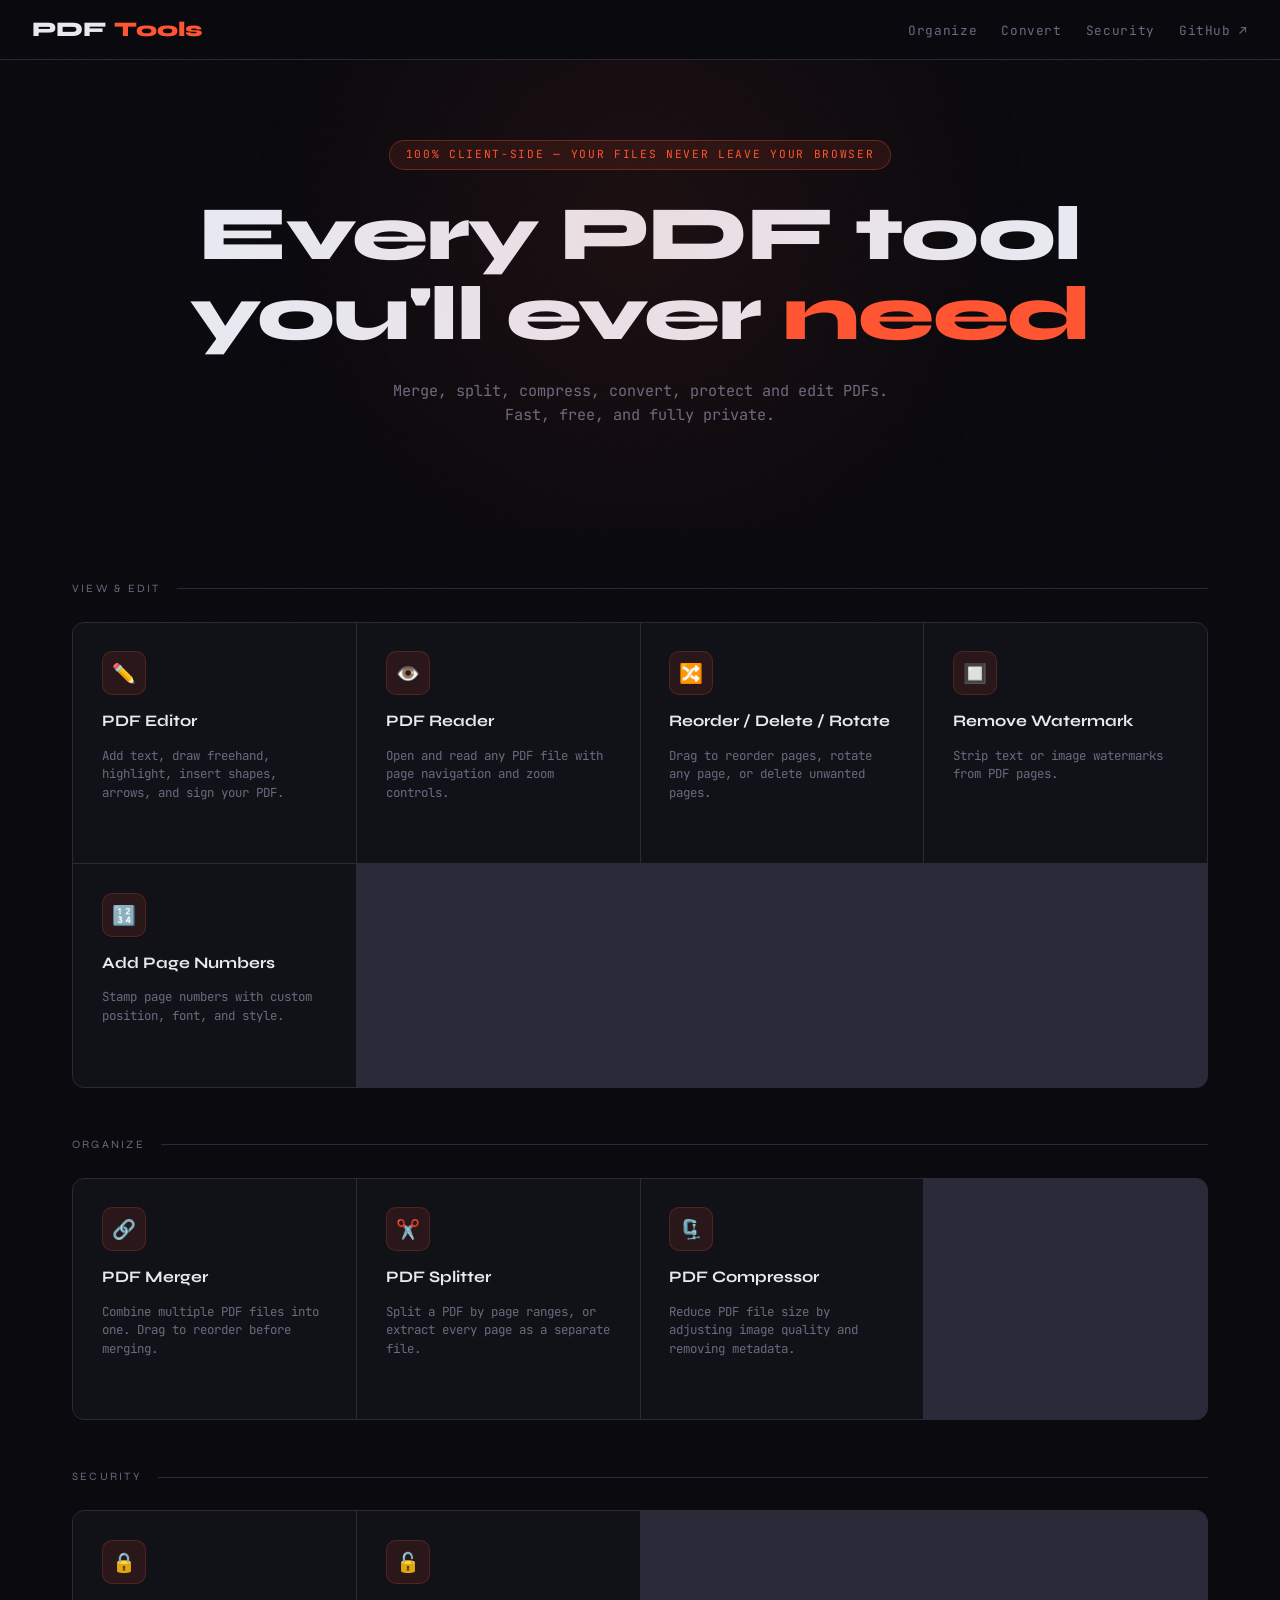
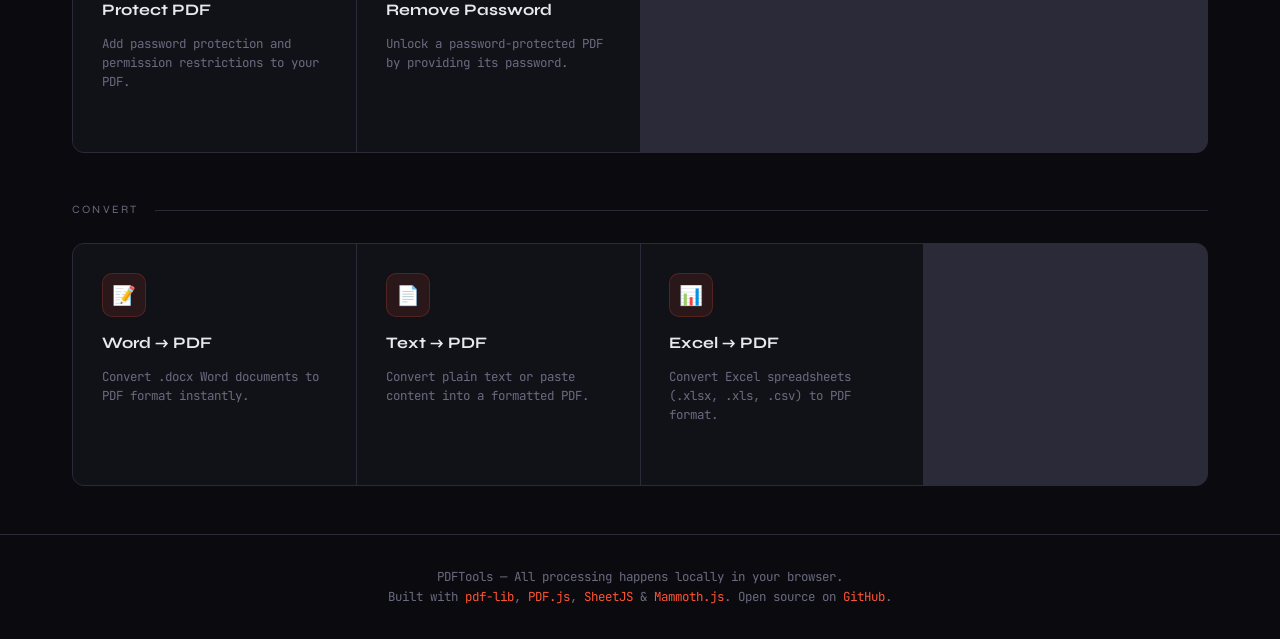
<file: index.html>
<!DOCTYPE html>
<html lang="en">
<head>
  <meta charset="UTF-8">
  <meta name="viewport" content="width=device-width, initial-scale=1.0">
  <title>PDFTools — All-in-One PDF Suite</title>
  <meta name="description" content="Free, powerful PDF tools. Merge, split, compress, convert, protect and edit PDFs entirely in your browser. No upload, 100% private.">
  <link rel="stylesheet" href="css/style.css">
</head>
<body>

<nav>
  <a class="nav-logo" href="index.html">PDF<span>Tools</span></a>
  <ul class="nav-links">
    <li><a href="#organize">Organize</a></li>
    <li><a href="#convert">Convert</a></li>
    <li><a href="#security">Security</a></li>
    <li><a href="https://github.com/yourusername/pdf-tools" target="_blank">GitHub ↗</a></li>
  </ul>
</nav>

<section class="hero">
  <div class="hero-tag">100% client-side — your files never leave your browser</div>
  <h1>Every PDF tool<br>you'll ever <em>need</em></h1>
  <p>Merge, split, compress, convert, protect and edit PDFs. Fast, free, and fully private.</p>
</section>

<main class="section">

  <!-- EDIT & VIEW -->
  <p class="section-title" id="view">View & Edit</p>
  <div class="tools-grid">
    <a class="tool-card" href="tools/editor.html">
      <div class="tool-icon">✏️</div>
      <h3>PDF Editor</h3>
      <p>Add text, draw freehand, highlight, insert shapes, arrows, and sign your PDF.</p>
      <span class="arrow">Open tool →</span>
    </a>
    <a class="tool-card" href="tools/reader.html">
      <div class="tool-icon">👁️</div>
      <h3>PDF Reader</h3>
      <p>Open and read any PDF file with page navigation and zoom controls.</p>
      <span class="arrow">Open tool →</span>
    </a>
    <a class="tool-card" href="tools/reorder.html">
      <div class="tool-icon">🔀</div>
      <h3>Reorder / Delete / Rotate</h3>
      <p>Drag to reorder pages, rotate any page, or delete unwanted pages.</p>
      <span class="arrow">Open tool →</span>
    </a>
    <a class="tool-card" href="tools/watermark.html">
      <div class="tool-icon">🔲</div>
      <h3>Remove Watermark</h3>
      <p>Strip text or image watermarks from PDF pages.</p>
      <span class="arrow">Open tool →</span>
    </a>
    <a class="tool-card" href="tools/page-numbers.html">
      <div class="tool-icon">🔢</div>
      <h3>Add Page Numbers</h3>
      <p>Stamp page numbers with custom position, font, and style.</p>
      <span class="arrow">Open tool →</span>
    </a>
  </div>

  <!-- ORGANIZE -->
  <p class="section-title" id="organize" style="margin-top:3rem">Organize</p>
  <div class="tools-grid">
    <a class="tool-card" href="tools/merger.html">
      <div class="tool-icon">🔗</div>
      <h3>PDF Merger</h3>
      <p>Combine multiple PDF files into one. Drag to reorder before merging.</p>
      <span class="arrow">Open tool →</span>
    </a>
    <a class="tool-card" href="tools/splitter.html">
      <div class="tool-icon">✂️</div>
      <h3>PDF Splitter</h3>
      <p>Split a PDF by page ranges, or extract every page as a separate file.</p>
      <span class="arrow">Open tool →</span>
    </a>
    <a class="tool-card" href="tools/compressor.html">
      <div class="tool-icon">🗜️</div>
      <h3>PDF Compressor</h3>
      <p>Reduce PDF file size by adjusting image quality and removing metadata.</p>
      <span class="arrow">Open tool →</span>
    </a>
  </div>

  <!-- SECURITY -->
  <p class="section-title" id="security" style="margin-top:3rem">Security</p>
  <div class="tools-grid">
    <a class="tool-card" href="tools/protect.html">
      <div class="tool-icon">🔒</div>
      <h3>Protect PDF</h3>
      <p>Add password protection and permission restrictions to your PDF.</p>
      <span class="arrow">Open tool →</span>
    </a>
    <a class="tool-card" href="tools/unlock.html">
      <div class="tool-icon">🔓</div>
      <h3>Remove Password</h3>
      <p>Unlock a password-protected PDF by providing its password.</p>
      <span class="arrow">Open tool →</span>
    </a>
  </div>

  <!-- CONVERT -->
  <p class="section-title" id="convert" style="margin-top:3rem">Convert</p>
  <div class="tools-grid">
    <a class="tool-card" href="tools/word-to-pdf.html">
      <div class="tool-icon">📝</div>
      <h3>Word → PDF</h3>
      <p>Convert .docx Word documents to PDF format instantly.</p>
      <span class="arrow">Open tool →</span>
    </a>
    <a class="tool-card" href="tools/text-to-pdf.html">
      <div class="tool-icon">📄</div>
      <h3>Text → PDF</h3>
      <p>Convert plain text or paste content into a formatted PDF.</p>
      <span class="arrow">Open tool →</span>
    </a>
    <a class="tool-card" href="tools/xls-to-pdf.html">
      <div class="tool-icon">📊</div>
      <h3>Excel → PDF</h3>
      <p>Convert Excel spreadsheets (.xlsx, .xls, .csv) to PDF format.</p>
      <span class="arrow">Open tool →</span>
    </a>
  </div>

</main>

<footer>
  <p>PDFTools — All processing happens locally in your browser. <br>
  Built with <a href="https://pdf-lib.js.org/" target="_blank">pdf-lib</a>, 
  <a href="https://mozilla.github.io/pdf.js/" target="_blank">PDF.js</a>, 
  <a href="https://sheetjs.com/" target="_blank">SheetJS</a> & 
  <a href="https://github.com/mwilber/mammoth.js" target="_blank">Mammoth.js</a>. 
  Open source on <a href="https://github.com/yourusername/pdf-tools" target="_blank">GitHub</a>.</p>
</footer>

</body>
</html>
</file>
<file: css/style.css>
@import url('https://fonts.googleapis.com/css2?family=Syne:wght@400;500;600;700;800&family=JetBrains+Mono:wght@300;400;500&display=swap');

:root {
  --bg: #0a0a0f;
  --surface: #111118;
  --surface2: #1a1a24;
  --border: #2a2a38;
  --accent: #ff5533;
  --accent2: #ff8866;
  --text: #e8e8f0;
  --muted: #6b6b80;
  --success: #22c55e;
  --warning: #f59e0b;
  --font-head: 'Syne', sans-serif;
  --font-mono: 'JetBrains Mono', monospace;
  --radius: 12px;
  --shadow: 0 8px 32px rgba(0,0,0,0.4);
}

*, *::before, *::after { box-sizing: border-box; margin: 0; padding: 0; }

html { scroll-behavior: smooth; }

body {
  font-family: var(--font-mono);
  background: var(--bg);
  color: var(--text);
  min-height: 100vh;
  line-height: 1.6;
}

/* NOISE TEXTURE */
body::before {
  content: '';
  position: fixed;
  inset: 0;
  background-image: url("data:image/svg+xml,%3Csvg viewBox='0 0 256 256' xmlns='http://www.w3.org/2000/svg'%3E%3Cfilter id='noise'%3E%3CfeTurbulence type='fractalNoise' baseFrequency='0.9' numOctaves='4' stitchTiles='stitch'/%3E%3C/filter%3E%3Crect width='100%25' height='100%25' filter='url(%23noise)' opacity='0.03'/%3E%3C/svg%3E");
  pointer-events: none;
  z-index: 0;
  opacity: 0.4;
}

/* NAV */
nav {
  position: sticky;
  top: 0;
  z-index: 100;
  background: rgba(10,10,15,0.9);
  backdrop-filter: blur(20px);
  border-bottom: 1px solid var(--border);
  padding: 0 2rem;
  display: flex;
  align-items: center;
  justify-content: space-between;
  height: 60px;
}

.nav-logo {
  font-family: var(--font-head);
  font-size: 1.3rem;
  font-weight: 800;
  color: var(--text);
  text-decoration: none;
  display: flex;
  align-items: center;
  gap: 0.5rem;
}

.nav-logo span { color: var(--accent); }

.nav-links {
  display: flex;
  gap: 1.5rem;
  list-style: none;
}

.nav-links a {
  color: var(--muted);
  text-decoration: none;
  font-size: 0.8rem;
  letter-spacing: 0.05em;
  transition: color 0.2s;
}

.nav-links a:hover { color: var(--accent); }

/* HERO */
.hero {
  position: relative;
  padding: 5rem 2rem 4rem;
  text-align: center;
  overflow: hidden;
}

.hero::before {
  content: '';
  position: absolute;
  top: -50%;
  left: 50%;
  transform: translateX(-50%);
  width: 800px;
  height: 800px;
  background: radial-gradient(circle, rgba(255,85,51,0.08) 0%, transparent 70%);
  pointer-events: none;
}

.hero-tag {
  display: inline-block;
  background: rgba(255,85,51,0.1);
  border: 1px solid rgba(255,85,51,0.3);
  color: var(--accent);
  font-size: 0.7rem;
  letter-spacing: 0.15em;
  text-transform: uppercase;
  padding: 0.3rem 1rem;
  border-radius: 100px;
  margin-bottom: 1.5rem;
}

.hero h1 {
  font-family: var(--font-head);
  font-size: clamp(2.5rem, 6vw, 5rem);
  font-weight: 800;
  line-height: 1.05;
  letter-spacing: -0.02em;
  margin-bottom: 1.5rem;
}

.hero h1 em {
  font-style: normal;
  color: var(--accent);
}

.hero p {
  color: var(--muted);
  font-size: 0.95rem;
  max-width: 500px;
  margin: 0 auto 2.5rem;
}

/* TOOLS GRID */
.section {
  padding: 3rem 2rem;
  max-width: 1200px;
  margin: 0 auto;
  position: relative;
  z-index: 1;
}

.section-title {
  font-family: var(--font-head);
  font-size: 0.7rem;
  letter-spacing: 0.2em;
  text-transform: uppercase;
  color: var(--muted);
  margin-bottom: 1.5rem;
  display: flex;
  align-items: center;
  gap: 1rem;
}

.section-title::after {
  content: '';
  flex: 1;
  height: 1px;
  background: var(--border);
}

.tools-grid {
  display: grid;
  grid-template-columns: repeat(auto-fill, minmax(260px, 1fr));
  gap: 1px;
  background: var(--border);
  border: 1px solid var(--border);
  border-radius: var(--radius);
  overflow: hidden;
}

.tool-card {
  background: var(--surface);
  padding: 1.8rem;
  text-decoration: none;
  color: var(--text);
  transition: background 0.2s, transform 0.15s;
  display: flex;
  flex-direction: column;
  gap: 0.8rem;
  cursor: pointer;
  position: relative;
  overflow: hidden;
}

.tool-card::after {
  content: '';
  position: absolute;
  bottom: 0;
  left: 0;
  width: 0;
  height: 2px;
  background: var(--accent);
  transition: width 0.3s ease;
}

.tool-card:hover { background: var(--surface2); }
.tool-card:hover::after { width: 100%; }

.tool-icon {
  width: 44px;
  height: 44px;
  border-radius: 10px;
  background: rgba(255,85,51,0.1);
  border: 1px solid rgba(255,85,51,0.2);
  display: flex;
  align-items: center;
  justify-content: center;
  font-size: 1.2rem;
}

.tool-card h3 {
  font-family: var(--font-head);
  font-size: 1rem;
  font-weight: 700;
}

.tool-card p {
  color: var(--muted);
  font-size: 0.78rem;
  line-height: 1.5;
}

.tool-card .arrow {
  margin-top: auto;
  color: var(--accent);
  font-size: 0.75rem;
  opacity: 0;
  transition: opacity 0.2s, transform 0.2s;
}

.tool-card:hover .arrow { opacity: 1; transform: translateX(4px); }

/* TOOL PAGE */
.tool-page {
  max-width: 860px;
  margin: 0 auto;
  padding: 3rem 2rem;
  position: relative;
  z-index: 1;
}

.tool-page-header {
  margin-bottom: 2.5rem;
}

.back-link {
  display: inline-flex;
  align-items: center;
  gap: 0.5rem;
  color: var(--muted);
  text-decoration: none;
  font-size: 0.8rem;
  margin-bottom: 1.5rem;
  transition: color 0.2s;
}
.back-link:hover { color: var(--accent); }

.tool-page-header h1 {
  font-family: var(--font-head);
  font-size: 2.2rem;
  font-weight: 800;
  margin-bottom: 0.5rem;
}

.tool-page-header p {
  color: var(--muted);
  font-size: 0.9rem;
}

/* DROP ZONE */
.drop-zone {
  border: 2px dashed var(--border);
  border-radius: var(--radius);
  padding: 3rem 2rem;
  text-align: center;
  cursor: pointer;
  transition: all 0.2s;
  background: var(--surface);
  position: relative;
}

.drop-zone:hover, .drop-zone.drag-over {
  border-color: var(--accent);
  background: rgba(255,85,51,0.04);
}

.drop-zone input[type="file"] {
  position: absolute;
  inset: 0;
  opacity: 0;
  cursor: pointer;
  width: 100%;
  height: 100%;
}

.drop-icon { font-size: 2.5rem; margin-bottom: 1rem; }

.drop-zone h3 {
  font-family: var(--font-head);
  font-size: 1.1rem;
  margin-bottom: 0.5rem;
}

.drop-zone p { color: var(--muted); font-size: 0.82rem; }

/* FILE LIST */
.file-list {
  margin-top: 1.5rem;
  display: flex;
  flex-direction: column;
  gap: 0.5rem;
}

.file-item {
  background: var(--surface);
  border: 1px solid var(--border);
  border-radius: 8px;
  padding: 0.8rem 1rem;
  display: flex;
  align-items: center;
  gap: 1rem;
  font-size: 0.82rem;
}

.file-item .file-name { flex: 1; color: var(--text); }
.file-item .file-size { color: var(--muted); white-space: nowrap; }

.file-item .remove-btn {
  background: none;
  border: none;
  color: var(--muted);
  cursor: pointer;
  padding: 0.2rem;
  transition: color 0.2s;
  font-size: 1rem;
}
.file-item .remove-btn:hover { color: var(--accent); }

/* CONTROLS */
.controls {
  background: var(--surface);
  border: 1px solid var(--border);
  border-radius: var(--radius);
  padding: 1.5rem;
  margin-top: 1.5rem;
  display: flex;
  flex-direction: column;
  gap: 1.2rem;
}

.control-group {
  display: flex;
  flex-direction: column;
  gap: 0.5rem;
}

.control-group label {
  font-size: 0.78rem;
  color: var(--muted);
  letter-spacing: 0.05em;
}

.control-group input,
.control-group select,
.control-group textarea {
  background: var(--bg);
  border: 1px solid var(--border);
  border-radius: 8px;
  color: var(--text);
  padding: 0.7rem 1rem;
  font-family: var(--font-mono);
  font-size: 0.85rem;
  transition: border-color 0.2s;
  outline: none;
  width: 100%;
}

.control-group input:focus,
.control-group select:focus,
.control-group textarea:focus { border-color: var(--accent); }

.control-group textarea { min-height: 120px; resize: vertical; }

.control-row {
  display: flex;
  gap: 1rem;
  flex-wrap: wrap;
}

.control-row .control-group { flex: 1; min-width: 120px; }

/* BUTTONS */
.btn {
  display: inline-flex;
  align-items: center;
  gap: 0.5rem;
  padding: 0.75rem 1.5rem;
  border-radius: 8px;
  font-family: var(--font-mono);
  font-size: 0.85rem;
  cursor: pointer;
  transition: all 0.2s;
  border: none;
  text-decoration: none;
  font-weight: 500;
}

.btn-primary {
  background: var(--accent);
  color: #fff;
}
.btn-primary:hover { background: #ff3311; transform: translateY(-1px); box-shadow: 0 4px 20px rgba(255,85,51,0.4); }

.btn-secondary {
  background: var(--surface2);
  color: var(--text);
  border: 1px solid var(--border);
}
.btn-secondary:hover { border-color: var(--accent); color: var(--accent); }

.btn-success {
  background: var(--success);
  color: #fff;
}

.btn:disabled {
  opacity: 0.4;
  cursor: not-allowed;
  transform: none !important;
}

.btn-group {
  display: flex;
  gap: 0.75rem;
  flex-wrap: wrap;
  margin-top: 1.5rem;
}

/* PROGRESS */
.progress-bar {
  background: var(--surface2);
  border-radius: 100px;
  height: 4px;
  overflow: hidden;
  margin-top: 1rem;
}

.progress-fill {
  height: 100%;
  background: var(--accent);
  border-radius: 100px;
  transition: width 0.3s ease;
  width: 0%;
}

/* STATUS */
.status-msg {
  padding: 0.8rem 1rem;
  border-radius: 8px;
  font-size: 0.82rem;
  margin-top: 1rem;
  display: none;
}
.status-msg.show { display: block; }
.status-msg.success { background: rgba(34,197,94,0.1); border: 1px solid rgba(34,197,94,0.3); color: var(--success); }
.status-msg.error { background: rgba(255,85,51,0.1); border: 1px solid rgba(255,85,51,0.3); color: var(--accent); }
.status-msg.info { background: rgba(255,85,51,0.05); border: 1px solid var(--border); color: var(--muted); }

/* PDF VIEWER */
#pdf-canvas {
  width: 100%;
  border-radius: var(--radius);
  border: 1px solid var(--border);
}

.viewer-controls {
  display: flex;
  align-items: center;
  gap: 1rem;
  justify-content: center;
  flex-wrap: wrap;
  background: var(--surface);
  border: 1px solid var(--border);
  border-radius: var(--radius);
  padding: 1rem;
  margin-bottom: 1rem;
}

.page-info {
  font-size: 0.82rem;
  color: var(--muted);
  min-width: 100px;
  text-align: center;
}

/* PAGE THUMBNAILS */
.pages-grid {
  display: grid;
  grid-template-columns: repeat(auto-fill, minmax(130px, 1fr));
  gap: 1rem;
  margin-top: 1.5rem;
}

.page-thumb {
  background: var(--surface);
  border: 2px solid var(--border);
  border-radius: 8px;
  padding: 0.5rem;
  cursor: grab;
  transition: all 0.2s;
  position: relative;
  text-align: center;
}

.page-thumb:hover { border-color: var(--accent); }
.page-thumb.selected { border-color: var(--accent); background: rgba(255,85,51,0.08); }
.page-thumb.dragging { opacity: 0.4; }

.page-thumb canvas {
  width: 100%;
  border-radius: 4px;
}

.page-thumb .page-num {
  font-size: 0.7rem;
  color: var(--muted);
  margin-top: 0.4rem;
}

.page-thumb .page-actions {
  position: absolute;
  top: 4px;
  right: 4px;
  display: flex;
  gap: 3px;
  opacity: 0;
  transition: opacity 0.2s;
}

.page-thumb:hover .page-actions { opacity: 1; }

.page-action-btn {
  background: rgba(0,0,0,0.7);
  border: none;
  color: #fff;
  border-radius: 4px;
  width: 22px;
  height: 22px;
  font-size: 0.65rem;
  cursor: pointer;
  display: flex;
  align-items: center;
  justify-content: center;
  transition: background 0.2s;
}

.page-action-btn:hover { background: var(--accent); }

/* FOOTER */
footer {
  border-top: 1px solid var(--border);
  padding: 2rem;
  text-align: center;
  color: var(--muted);
  font-size: 0.78rem;
  position: relative;
  z-index: 1;
}

footer a { color: var(--accent); text-decoration: none; }

/* RESPONSIVE */
@media (max-width: 640px) {
  .tools-grid { grid-template-columns: 1fr; }
  .hero h1 { font-size: 2rem; }
  nav { padding: 0 1rem; }
  .nav-links { display: none; }
}

/* ANIMATIONS */
@keyframes fadeUp {
  from { opacity: 0; transform: translateY(20px); }
  to { opacity: 1; transform: translateY(0); }
}

.fade-up {
  animation: fadeUp 0.5s ease forwards;
}

.tool-card {
  animation: fadeUp 0.4s ease both;
}

.tool-card:nth-child(1) { animation-delay: 0.05s; }
.tool-card:nth-child(2) { animation-delay: 0.1s; }
.tool-card:nth-child(3) { animation-delay: 0.15s; }
.tool-card:nth-child(4) { animation-delay: 0.2s; }
.tool-card:nth-child(5) { animation-delay: 0.25s; }
.tool-card:nth-child(6) { animation-delay: 0.3s; }
.tool-card:nth-child(7) { animation-delay: 0.35s; }
.tool-card:nth-child(8) { animation-delay: 0.4s; }
.tool-card:nth-child(9) { animation-delay: 0.45s; }
.tool-card:nth-child(10) { animation-delay: 0.5s; }
.tool-card:nth-child(11) { animation-delay: 0.55s; }
.tool-card:nth-child(12) { animation-delay: 0.6s; }
.tool-card:nth-child(13) { animation-delay: 0.65s; }
</file>
